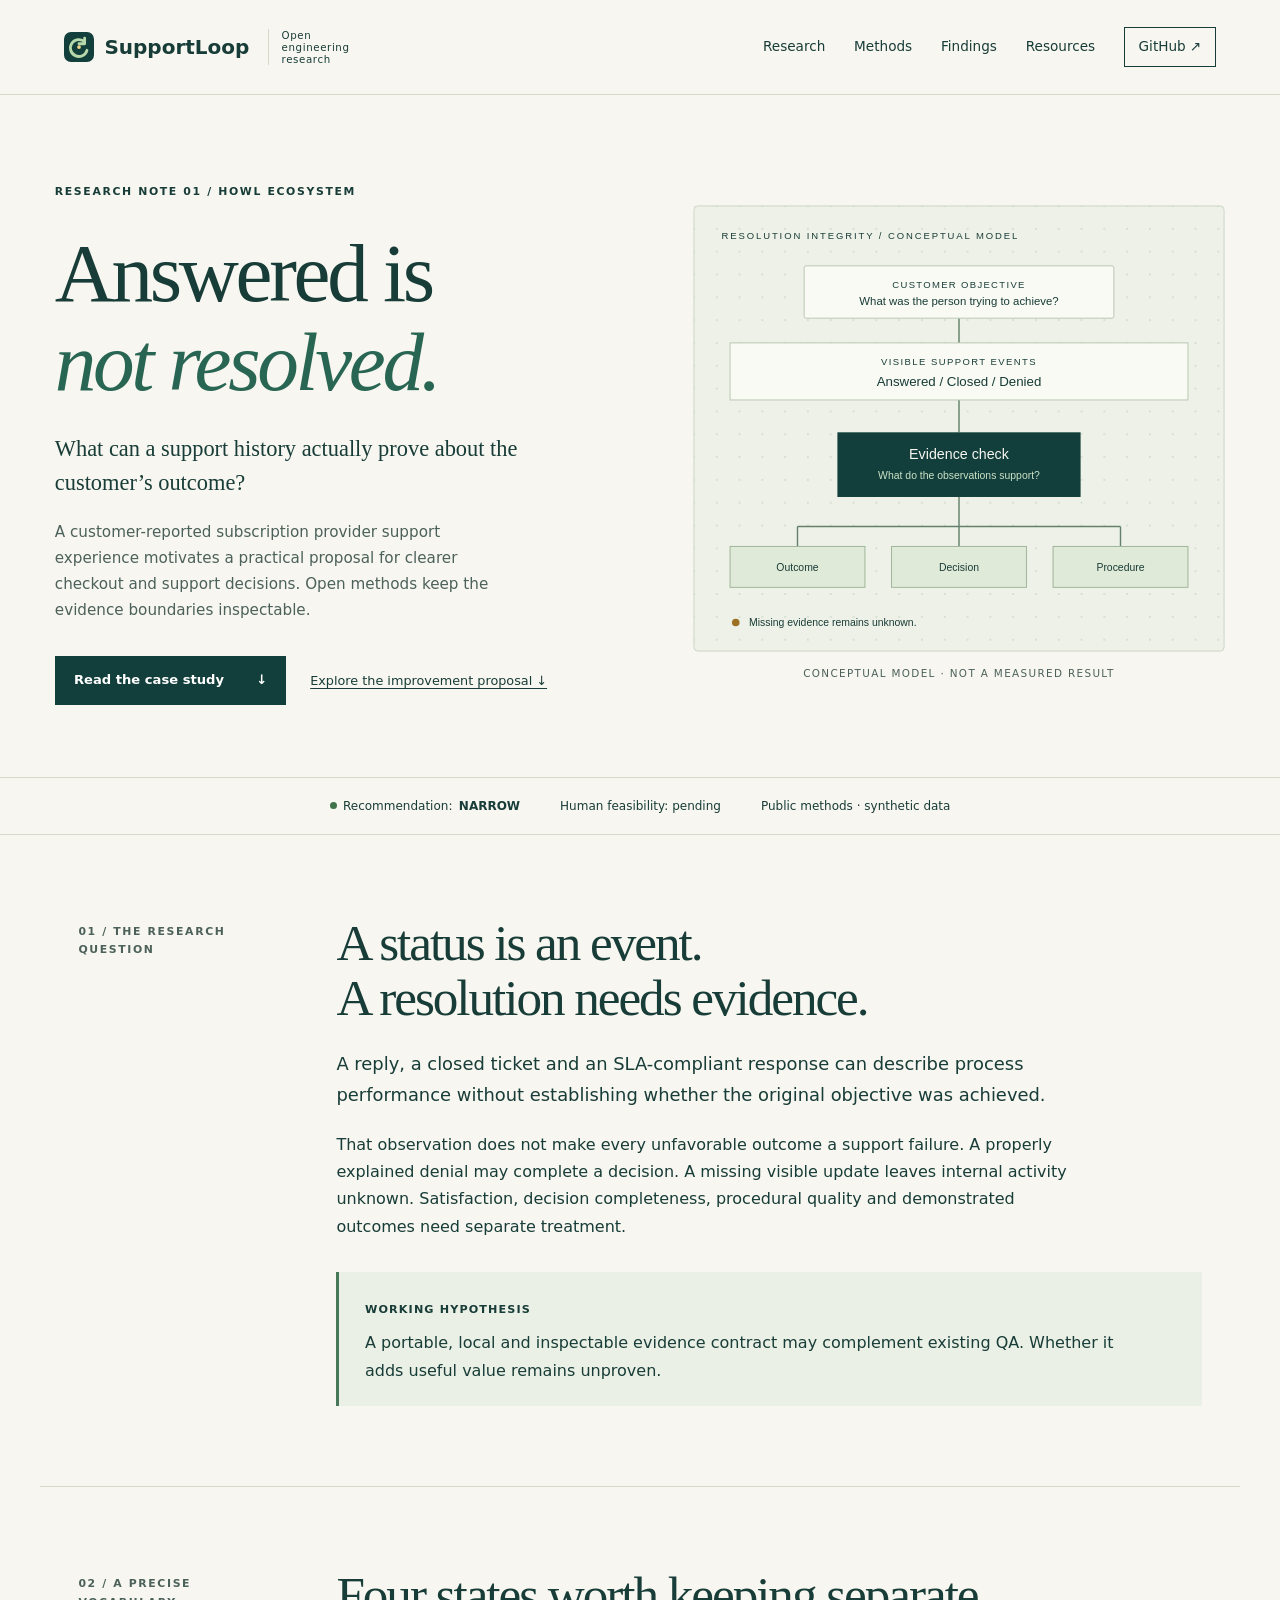
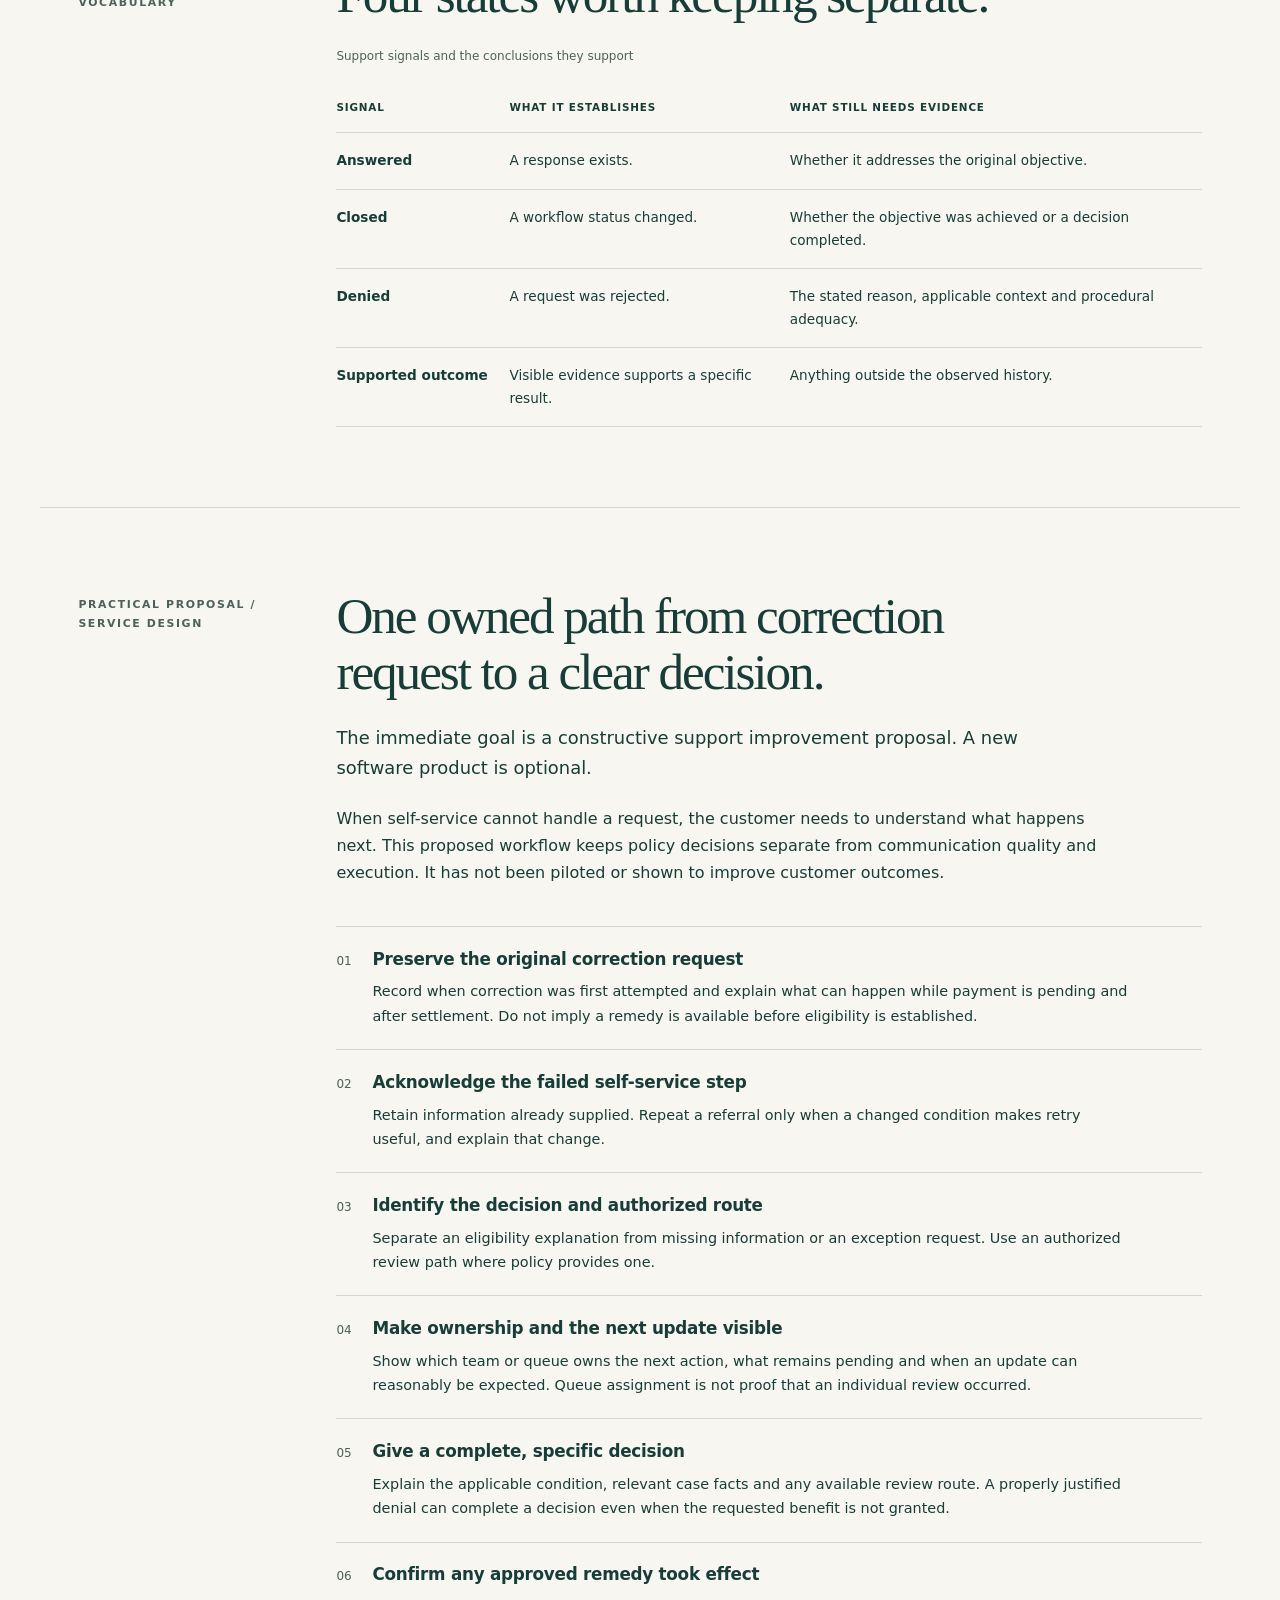
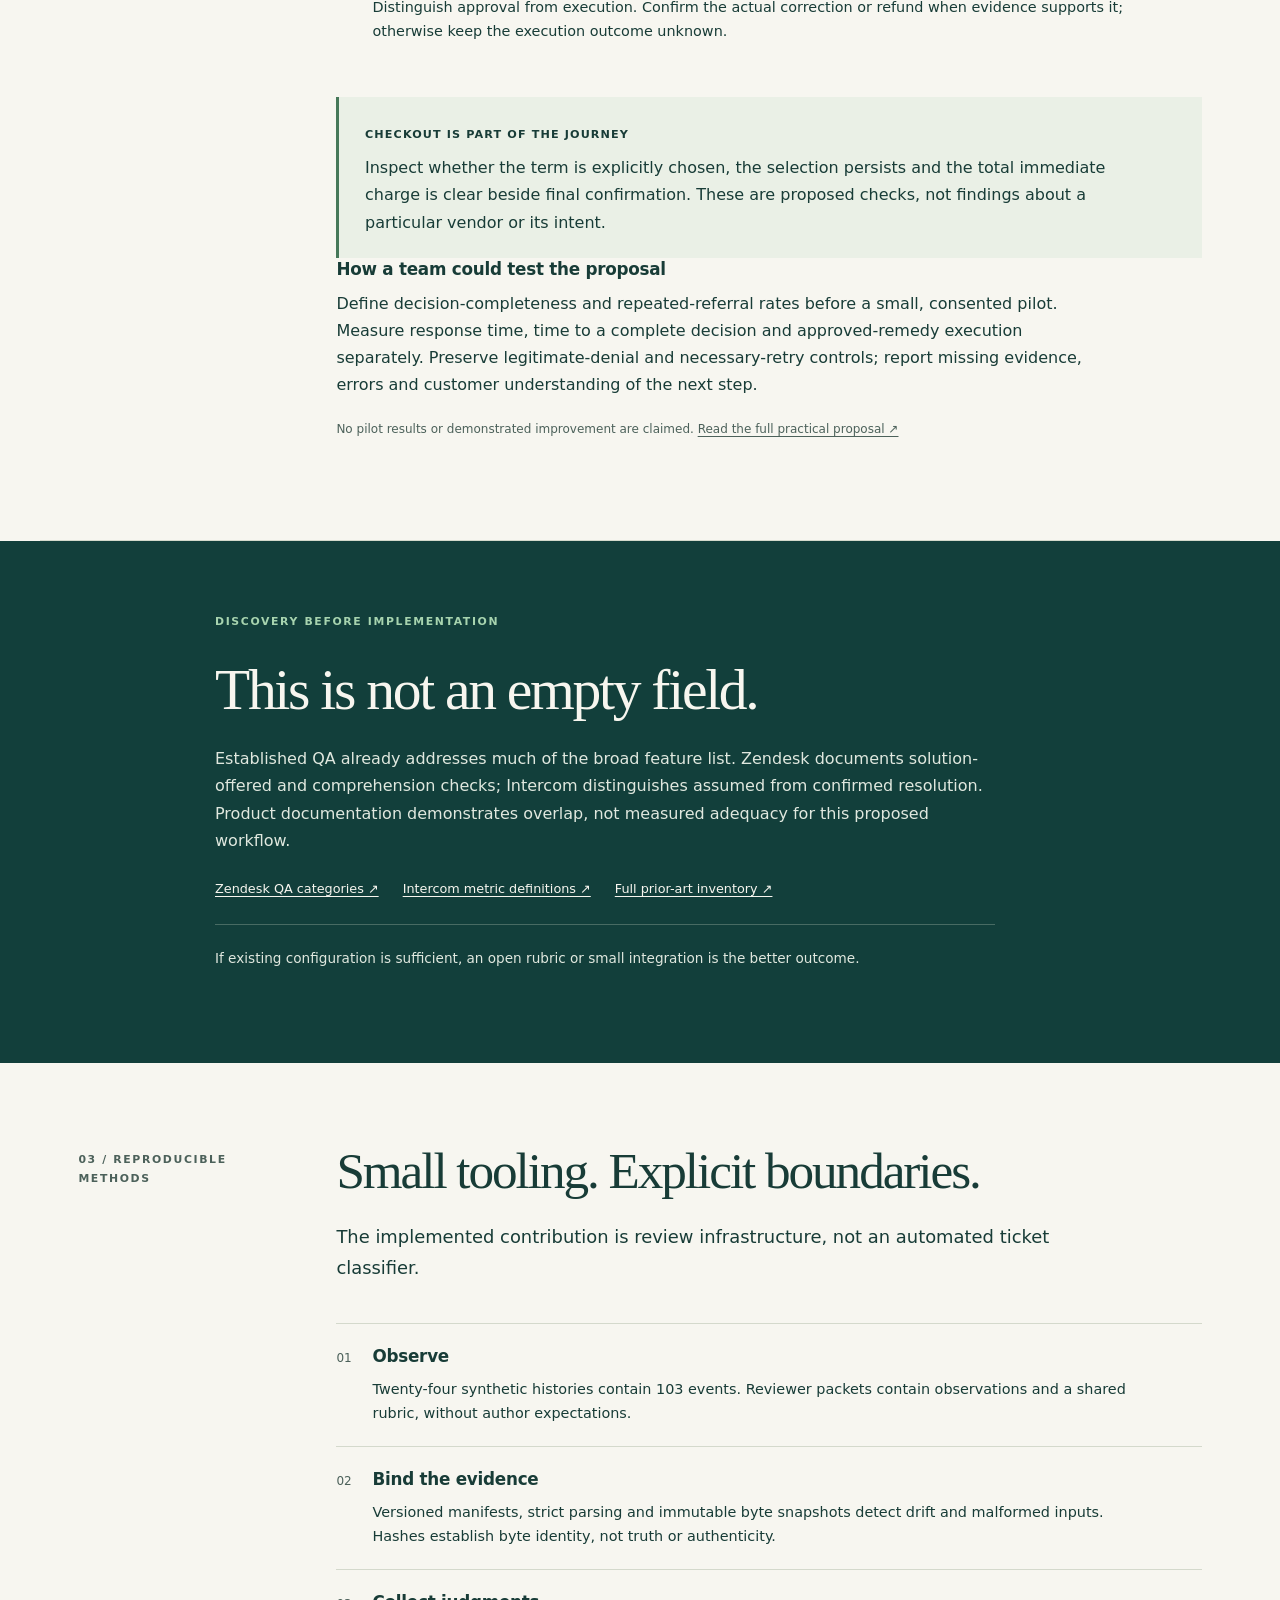
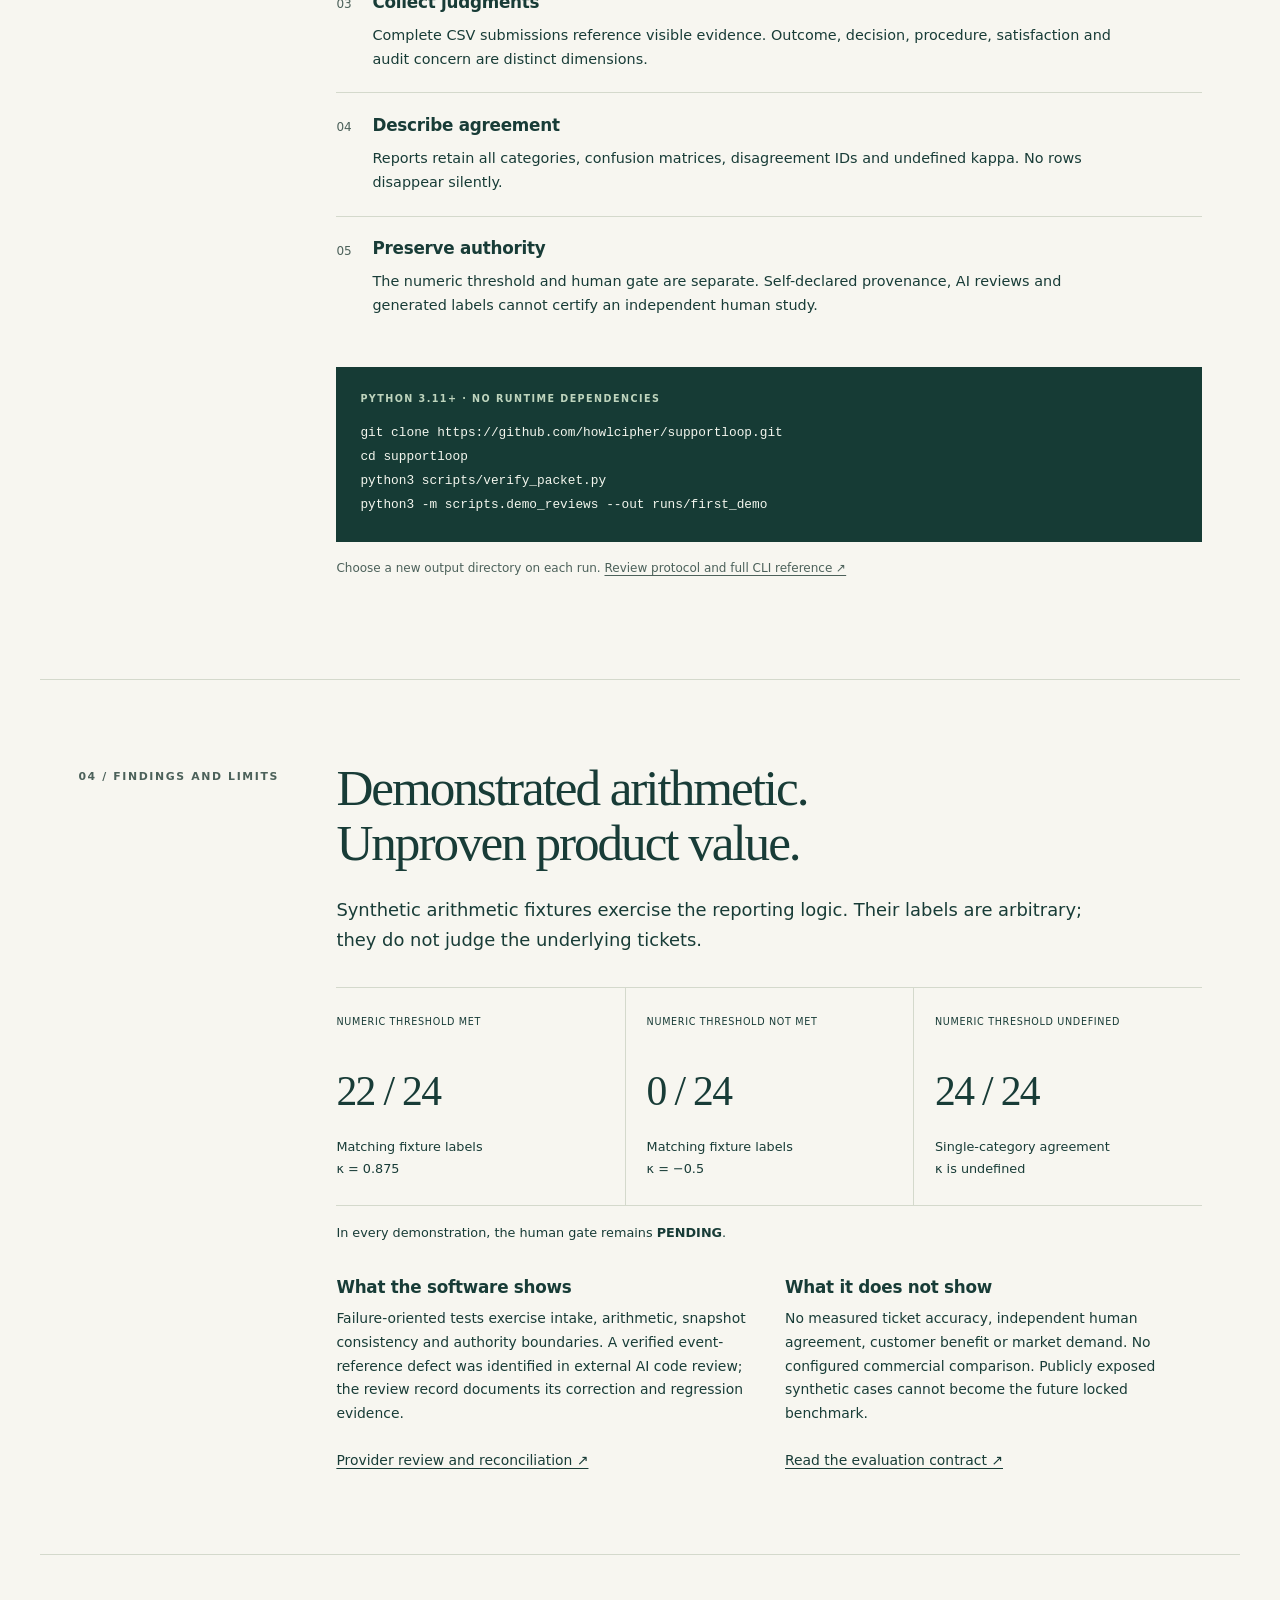
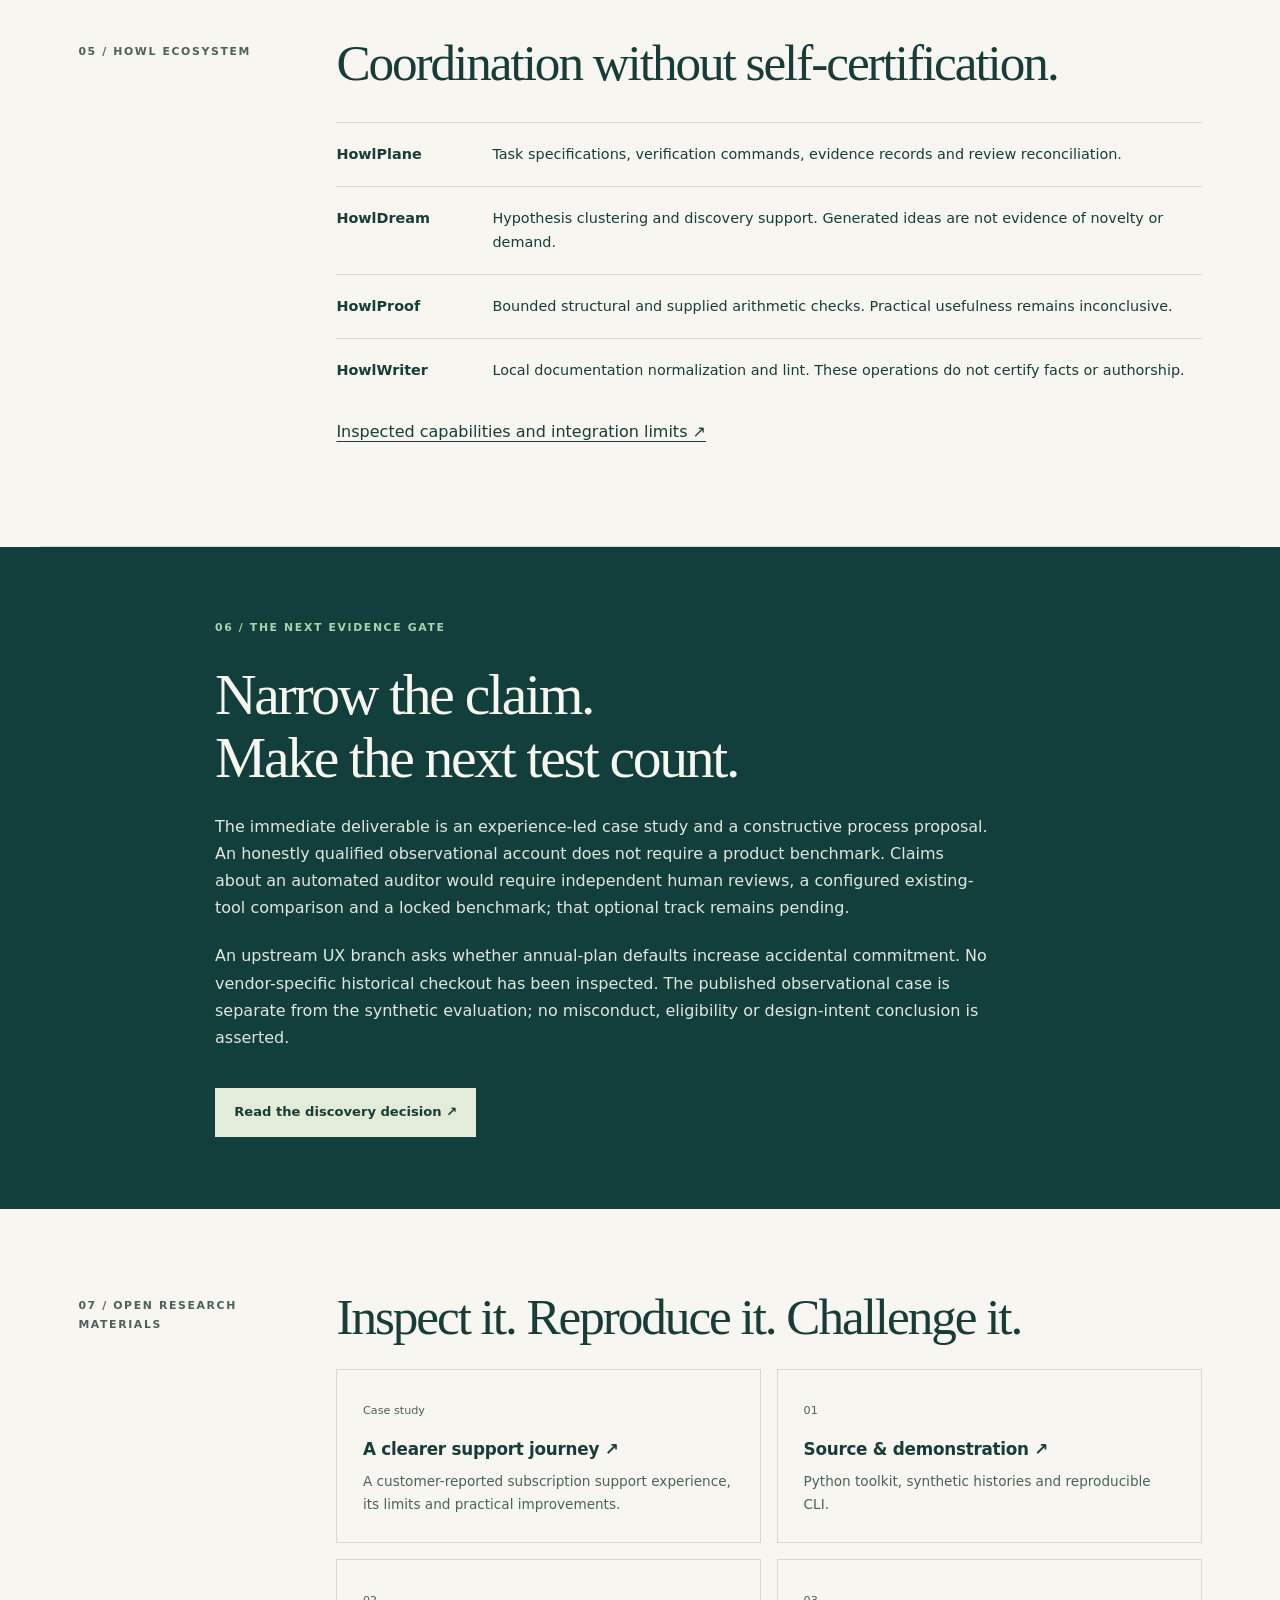
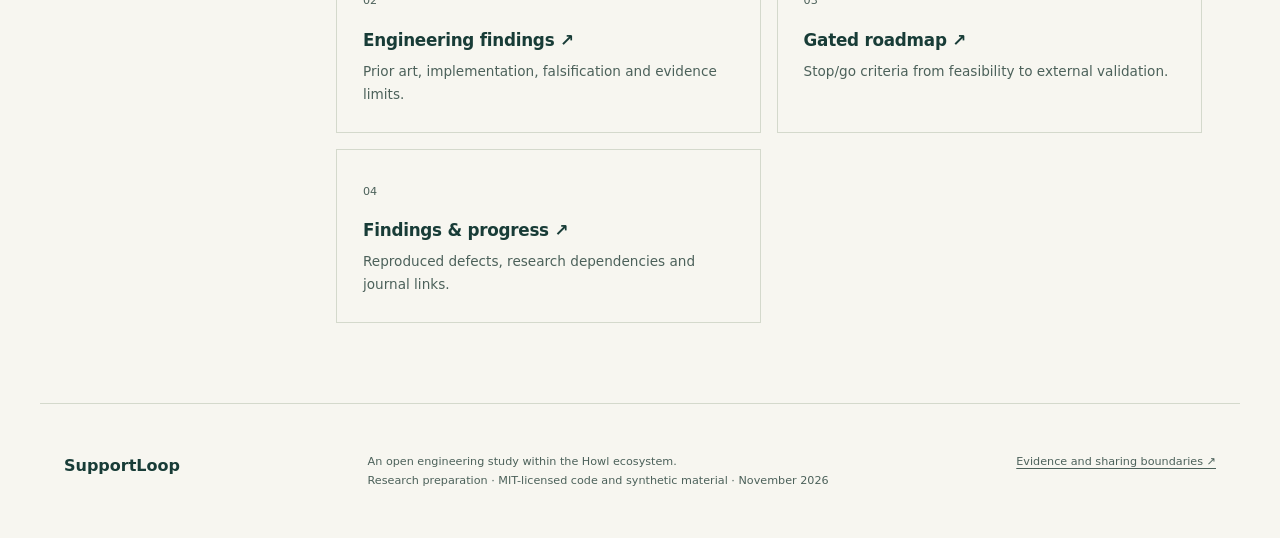
<file: site/index.html>
<!doctype html>
<html lang="en">
<head>
  <meta charset="utf-8">
  <meta name="viewport" content="width=device-width, initial-scale=1">
  <title>SupportLoop — Answered Is Not Resolved</title>
  <meta name="description" content="An open engineering study of support resolution integrity. Explore reproducible methods, synthetic cases, findings and explicit evidence boundaries.">
  <link rel="canonical" href="https://howlcipher.github.io/supportloop/">
  <meta property="og:type" content="website">
  <meta property="og:site_name" content="SupportLoop">
  <meta property="og:title" content="SupportLoop — Answered Is Not Resolved">
  <meta property="og:description" content="An open engineering study of support resolution integrity. Evidence over closure metrics. Methods, findings and a reproducible research toolkit.">
  <meta property="og:url" content="https://howlcipher.github.io/supportloop/">
  <meta property="og:image" content="https://howlcipher.github.io/supportloop/assets/supportloop-social.png">
  <meta property="og:image:type" content="image/png">
  <meta property="og:image:width" content="1200">
  <meta property="og:image:height" content="630">
  <meta property="og:image:alt" content="SupportLoop research diagram separating answered, closed and denied statuses from evidence of an outcome.">
  <meta name="twitter:card" content="summary_large_image">
  <meta name="twitter:title" content="SupportLoop — Answered Is Not Resolved">
  <meta name="twitter:description" content="A reproducible engineering study of support resolution integrity, with explicit limits on what the evidence can establish.">
  <meta name="twitter:image" content="https://howlcipher.github.io/supportloop/assets/supportloop-social.png">
  <meta name="twitter:image:alt" content="SupportLoop: support events, an evidence check and a separately assessed outcome.">
  <meta name="theme-color" content="#123f3b">
  <link rel="icon" href="assets/mark.svg" type="image/svg+xml">
  <link rel="stylesheet" href="styles.css">
</head>
<body>
<a class="skip" href="#main">Skip to content</a>
<header class="masthead">
  <a class="brand" href="#top" aria-label="SupportLoop home"><img src="assets/mark.svg" width="30" height="30" alt="SupportLoop loop mark">SupportLoop<span class="brand-note">Open engineering research</span></a>
  <nav aria-label="Main navigation"><a href="#research">Research</a><a href="#methods">Methods</a><a href="#findings">Findings</a><a href="#resources">Resources</a><a class="repo" href="https://github.com/howlcipher/supportloop">GitHub ↗</a></nav>
</header>
<main id="main">
  <section class="hero" id="top" aria-labelledby="title">
    <div class="hero-copy"><p class="eyebrow">Research note 01 / Howl ecosystem</p>
    <h1 id="title">Answered is<br><em>not resolved.</em></h1>
    <p class="dek">What can a support history actually prove about the customer’s outcome?</p>
    <p class="intro">A customer-reported subscription provider support experience motivates a practical proposal for clearer checkout and support decisions. Open methods keep the evidence boundaries inspectable.</p>
    <div class="actions"><a class="button" href="case-study.html">Read the case study <span aria-hidden="true">↓</span></a><a class="text-link" href="#improvements">Explore the improvement proposal ↓</a></div>
    </div>
    <figure class="hero-figure"><img src="assets/evidence-flow.svg" width="560" height="470" alt="A support objective passes through visible replies and status events to an evidence check. Outcome, decision and procedure are assessed separately; missing evidence remains unknown."><figcaption>Conceptual model · not a measured result</figcaption></figure>
  </section>
  <aside class="status-strip" aria-label="Research status"><span><i aria-hidden="true"></i>Recommendation: <strong>NARROW</strong></span><span>Human feasibility: pending</span><span>Public methods · synthetic data</span></aside>
  <section class="section abstract" id="research" aria-labelledby="abstract-title">
    <div class="section-label">01 / The research question</div>
    <div><h2 id="abstract-title">A status is an event.<br>A resolution needs evidence.</h2><p class="lead">A reply, a closed ticket and an SLA-compliant response can describe process performance without establishing whether the original objective was achieved.</p><p>That observation does not make every unfavorable outcome a support failure. A properly explained denial may complete a decision. A missing visible update leaves internal activity unknown. Satisfaction, decision completeness, procedural quality and demonstrated outcomes need separate treatment.</p>
    <div class="callout"><strong>Working hypothesis</strong><p>A portable, local and inspectable evidence contract may complement existing QA. Whether it adds useful value remains unproven.</p></div></div>
  </section>
  <section class="section" aria-labelledby="distinctions-title">
    <div class="section-label">02 / A precise vocabulary</div><div><h2 id="distinctions-title">Four states worth keeping separate.</h2>
    <div class="table-wrap"><table><caption>Support signals and the conclusions they support</caption><thead><tr><th scope="col">Signal</th><th scope="col">What it establishes</th><th scope="col">What still needs evidence</th></tr></thead><tbody>
    <tr><th scope="row">Answered</th><td>A response exists.</td><td>Whether it addresses the original objective.</td></tr>
    <tr><th scope="row">Closed</th><td>A workflow status changed.</td><td>Whether the objective was achieved or a decision completed.</td></tr>
    <tr><th scope="row">Denied</th><td>A request was rejected.</td><td>The stated reason, applicable context and procedural adequacy.</td></tr>
    <tr><th scope="row">Supported outcome</th><td>Visible evidence supports a specific result.</td><td>Anything outside the observed history.</td></tr>
    </tbody></table></div></div>
  </section>
  <section class="section" id="improvements" aria-labelledby="improvements-title"><div class="section-label">Practical proposal / Service design</div><div><h2 id="improvements-title">One owned path from correction<br>request to a clear decision.</h2><p class="lead">The immediate goal is a constructive support improvement proposal. A new software product is optional.</p><p>When self-service cannot handle a request, the customer needs to understand what happens next. This proposed workflow keeps policy decisions separate from communication quality and execution. It has not been piloted or shown to improve customer outcomes.</p>
  <ol class="method-list"><li><div><h3>Preserve the original correction request</h3><p>Record when correction was first attempted and explain what can happen while payment is pending and after settlement. Do not imply a remedy is available before eligibility is established.</p></div></li><li><div><h3>Acknowledge the failed self-service step</h3><p>Retain information already supplied. Repeat a referral only when a changed condition makes retry useful, and explain that change.</p></div></li><li><div><h3>Identify the decision and authorized route</h3><p>Separate an eligibility explanation from missing information or an exception request. Use an authorized review path where policy provides one.</p></div></li><li><div><h3>Make ownership and the next update visible</h3><p>Show which team or queue owns the next action, what remains pending and when an update can reasonably be expected. Queue assignment is not proof that an individual review occurred.</p></div></li><li><div><h3>Give a complete, specific decision</h3><p>Explain the applicable condition, relevant case facts and any available review route. A properly justified denial can complete a decision even when the requested benefit is not granted.</p></div></li><li><div><h3>Confirm any approved remedy took effect</h3><p>Distinguish approval from execution. Confirm the actual correction or refund when evidence supports it; otherwise keep the execution outcome unknown.</p></div></li></ol>
  <div class="callout"><strong>Checkout is part of the journey</strong><p>Inspect whether the term is explicitly chosen, the selection persists and the total immediate charge is clear beside final confirmation. These are proposed checks, not findings about a particular vendor or its intent.</p></div>
  <h3>How a team could test the proposal</h3><p>Define decision-completeness and repeated-referral rates before a small, consented pilot. Measure response time, time to a complete decision and approved-remedy execution separately. Preserve legitimate-denial and necessary-retry controls; report missing evidence, errors and customer understanding of the next step.</p><p class="small">No pilot results or demonstrated improvement are claimed. <a href="https://github.com/howlcipher/supportloop/blob/main/docs/support_improvement_proposal.md">Read the full practical proposal ↗</a></p></div></section>
  <section class="prior-art band" aria-labelledby="prior-title"><div class="band-inner"><p class="eyebrow">Discovery before implementation</p><h2 id="prior-title">This is not an empty field.</h2><p>Established QA already addresses much of the broad feature list. Zendesk documents solution-offered and comprehension checks; Intercom distinguishes assumed from confirmed resolution. Product documentation demonstrates overlap, not measured adequacy for this proposed workflow.</p><div class="source-links"><a href="https://support.zendesk.com/hc/en-us/articles/7043747123354-Understanding-autoscoring-categories">Zendesk QA categories ↗</a><a href="https://www.intercom.com/help/en/articles/7022438-reporting-metrics-attributes">Intercom metric definitions ↗</a><a href="https://github.com/howlcipher/supportloop/blob/main/docs/prior_art.md">Full prior-art inventory ↗</a></div><p class="band-note">If existing configuration is sufficient, an open rubric or small integration is the better outcome.</p></div></section>
  <section class="section" id="methods" aria-labelledby="methods-title"><div class="section-label">03 / Reproducible methods</div><div><h2 id="methods-title">Small tooling. Explicit boundaries.</h2><p class="lead">The implemented contribution is review infrastructure, not an automated ticket classifier.</p>
  <ol class="method-list"><li><div><h3>Observe</h3><p>Twenty-four synthetic histories contain 103 events. Reviewer packets contain observations and a shared rubric, without author expectations.</p></div></li><li><div><h3>Bind the evidence</h3><p>Versioned manifests, strict parsing and immutable byte snapshots detect drift and malformed inputs. Hashes establish byte identity, not truth or authenticity.</p></div></li><li><div><h3>Collect judgments</h3><p>Complete CSV submissions reference visible evidence. Outcome, decision, procedure, satisfaction and audit concern are distinct dimensions.</p></div></li><li><div><h3>Describe agreement</h3><p>Reports retain all categories, confusion matrices, disagreement IDs and undefined kappa. No rows disappear silently.</p></div></li><li><div><h3>Preserve authority</h3><p>The numeric threshold and human gate are separate. Self-declared provenance, AI reviews and generated labels cannot certify an independent human study.</p></div></li></ol>
  <div class="terminal"><div class="terminal-label">Python 3.11+ · no runtime dependencies</div><pre><code>git clone https://github.com/howlcipher/supportloop.git
cd supportloop
python3 scripts/verify_packet.py
python3 -m scripts.demo_reviews --out runs/first_demo</code></pre></div><p class="small">Choose a new output directory on each run. <a href="https://github.com/howlcipher/supportloop/blob/main/docs/review_protocol.md">Review protocol and full CLI reference ↗</a></p></div></section>
  <section class="section" id="findings" aria-labelledby="findings-title"><div class="section-label">04 / Findings and limits</div><div><h2 id="findings-title">Demonstrated arithmetic.<br>Unproven product value.</h2><p class="lead">Synthetic arithmetic fixtures exercise the reporting logic. Their labels are arbitrary; they do not judge the underlying tickets.</p>
  <div class="result-grid"><article><span class="result-kind">Numeric threshold met</span><strong>22 / 24</strong><p>Matching fixture labels<br>κ = 0.875</p></article><article><span class="result-kind">Numeric threshold not met</span><strong>0 / 24</strong><p>Matching fixture labels<br>κ = −0.5</p></article><article><span class="result-kind">Numeric threshold undefined</span><strong>24 / 24</strong><p>Single-category agreement<br>κ is undefined</p></article></div>
  <p class="result-note">In every demonstration, the human gate remains <strong>PENDING</strong>.</p><div class="two-col"><div><h3>What the software shows</h3><p>Failure-oriented tests exercise intake, arithmetic, snapshot consistency and authority boundaries. A verified event-reference defect was identified in external AI code review; the review record documents its correction and regression evidence.</p><a href="https://github.com/howlcipher/supportloop/blob/main/docs/provider_reviews.md">Provider review and reconciliation ↗</a></div><div><h3>What it does not show</h3><p>No measured ticket accuracy, independent human agreement, customer benefit or market demand. No configured commercial comparison. Publicly exposed synthetic cases cannot become the future locked benchmark.</p><a href="https://github.com/howlcipher/supportloop/blob/main/docs/evaluation_contract.md">Read the evaluation contract ↗</a></div></div>
  </div></section>
  <section class="section" aria-labelledby="ecosystem-title"><div class="section-label">05 / Howl ecosystem</div><div><h2 id="ecosystem-title">Coordination without self-certification.</h2><dl class="ecosystem"><div><dt>HowlPlane</dt><dd>Task specifications, verification commands, evidence records and review reconciliation.</dd></div><div><dt>HowlDream</dt><dd>Hypothesis clustering and discovery support. Generated ideas are not evidence of novelty or demand.</dd></div><div><dt>HowlProof</dt><dd>Bounded structural and supplied arithmetic checks. Practical usefulness remains inconclusive.</dd></div><div><dt>HowlWriter</dt><dd>Local documentation normalization and lint. These operations do not certify facts or authorship.</dd></div></dl><p><a href="https://github.com/howlcipher/supportloop/blob/main/docs/howl_workflow.md">Inspected capabilities and integration limits ↗</a></p></div></section>
  <section class="band next" aria-labelledby="next-title"><div class="band-inner"><p class="eyebrow">06 / The next evidence gate</p><h2 id="next-title">Narrow the claim.<br>Make the next test count.</h2><p>The immediate deliverable is an experience-led case study and a constructive process proposal. An honestly qualified observational account does not require a product benchmark. Claims about an automated auditor would require independent human reviews, a configured existing-tool comparison and a locked benchmark; that optional track remains pending.</p><p>An upstream UX branch asks whether annual-plan defaults increase accidental commitment. No vendor-specific historical checkout has been inspected. The published observational case is separate from the synthetic evaluation; no misconduct, eligibility or design-intent conclusion is asserted.</p><a class="button light" href="https://github.com/howlcipher/supportloop/blob/main/docs/completion_decision.md">Read the discovery decision ↗</a></div></section>
  <section class="section resources" id="resources" aria-labelledby="resources-title"><div class="section-label">07 / Open research materials</div><div><h2 id="resources-title">Inspect it. Reproduce it. Challenge it.</h2><div class="resource-grid"><a href="case-study.html"><span>Case study</span><h3>A clearer support journey ↗</h3><p>A customer-reported subscription support experience, its limits and practical improvements.</p></a><a href="https://github.com/howlcipher/supportloop"><span>01</span><h3>Source &amp; demonstration ↗</h3><p>Python toolkit, synthetic histories and reproducible CLI.</p></a><a href="https://github.com/howlcipher/supportloop/blob/main/docs/engineering_findings.md"><span>02</span><h3>Engineering findings ↗</h3><p>Prior art, implementation, falsification and evidence limits.</p></a><a href="https://github.com/howlcipher/supportloop/blob/main/ROADMAP.md"><span>03</span><h3>Gated roadmap ↗</h3><p>Stop/go criteria from feasibility to external validation.</p></a><a href="https://github.com/howlcipher/supportloop/blob/main/issues.md"><span>04</span><h3>Findings &amp; progress ↗</h3><p>Reproduced defects, research dependencies and journal links.</p></a></div></div></section>
</main>
<footer><a class="footer-brand" href="#top">SupportLoop</a><p>An open engineering study within the Howl ecosystem.<br>Research preparation · MIT-licensed code and synthetic material · November 2026</p><a href="https://github.com/howlcipher/supportloop/blob/main/SHARING.md">Evidence and sharing boundaries ↗</a></footer>
</body>
</html>
</file>
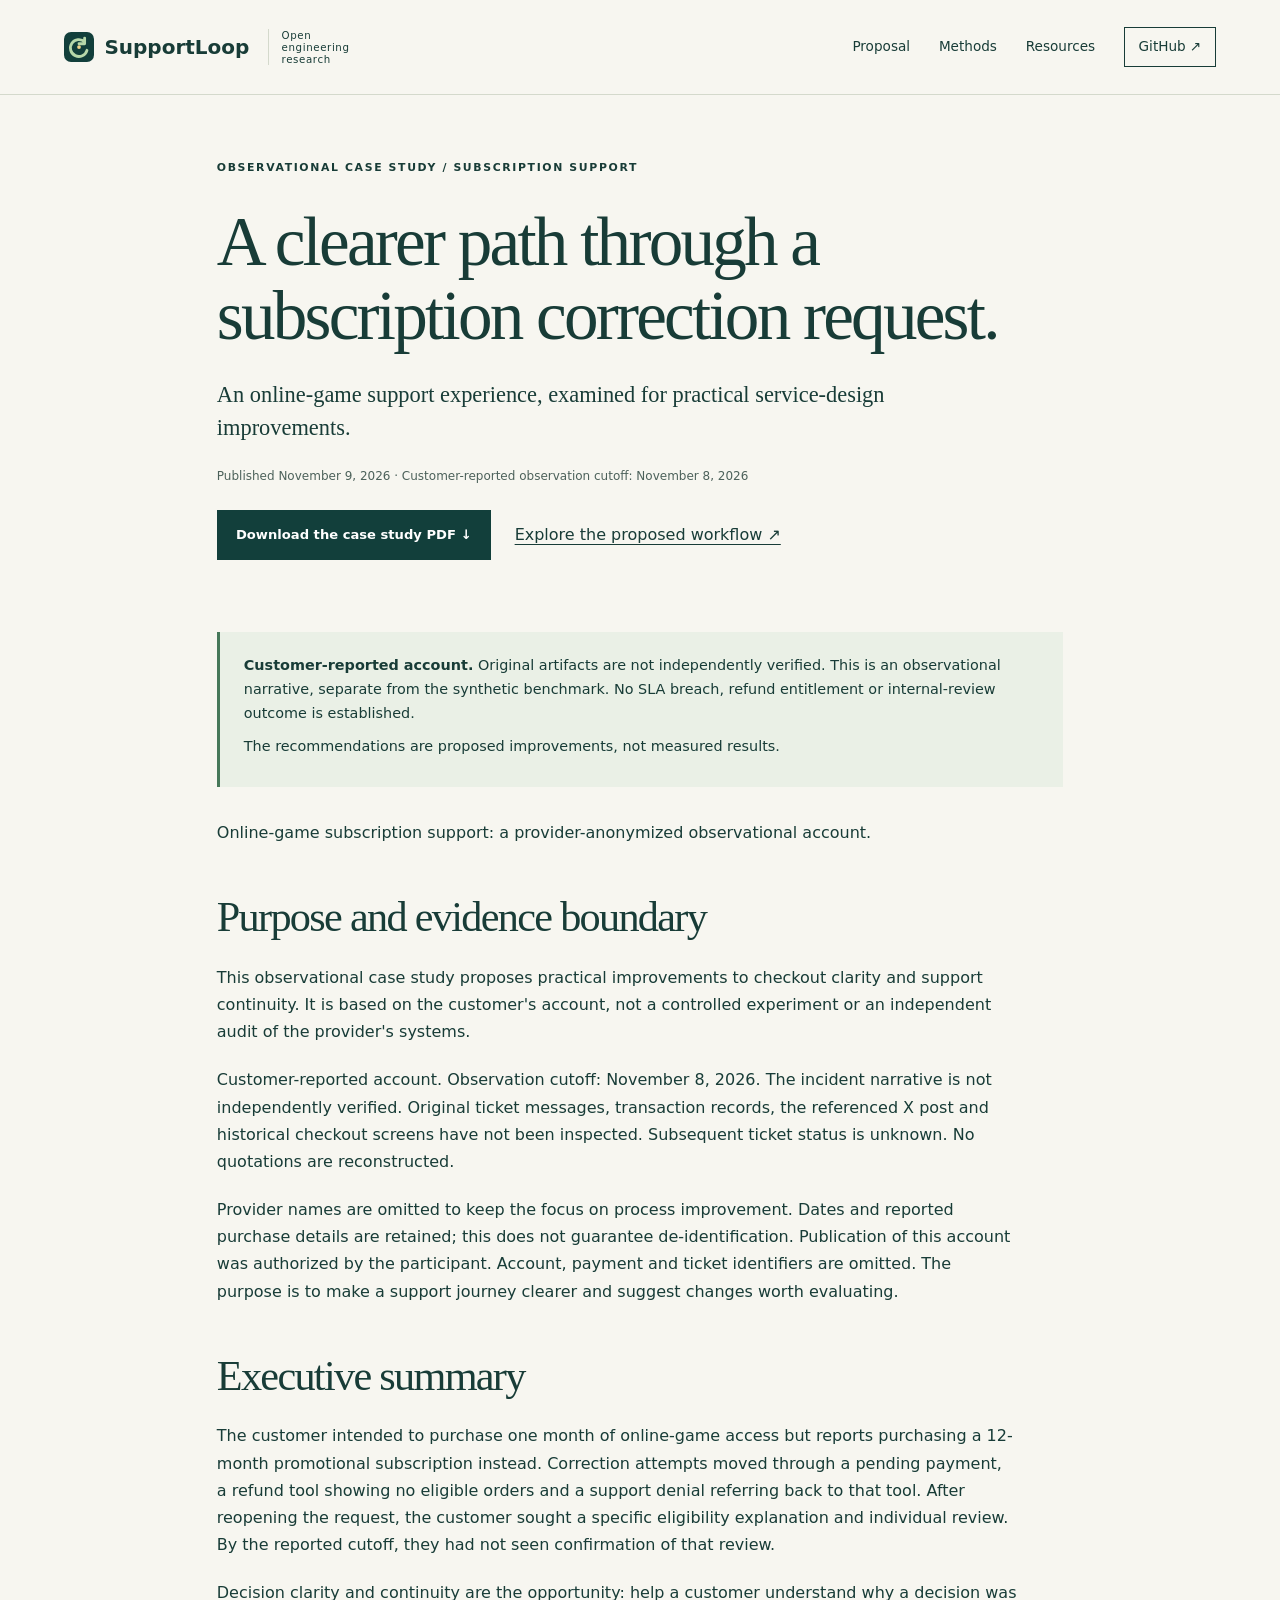
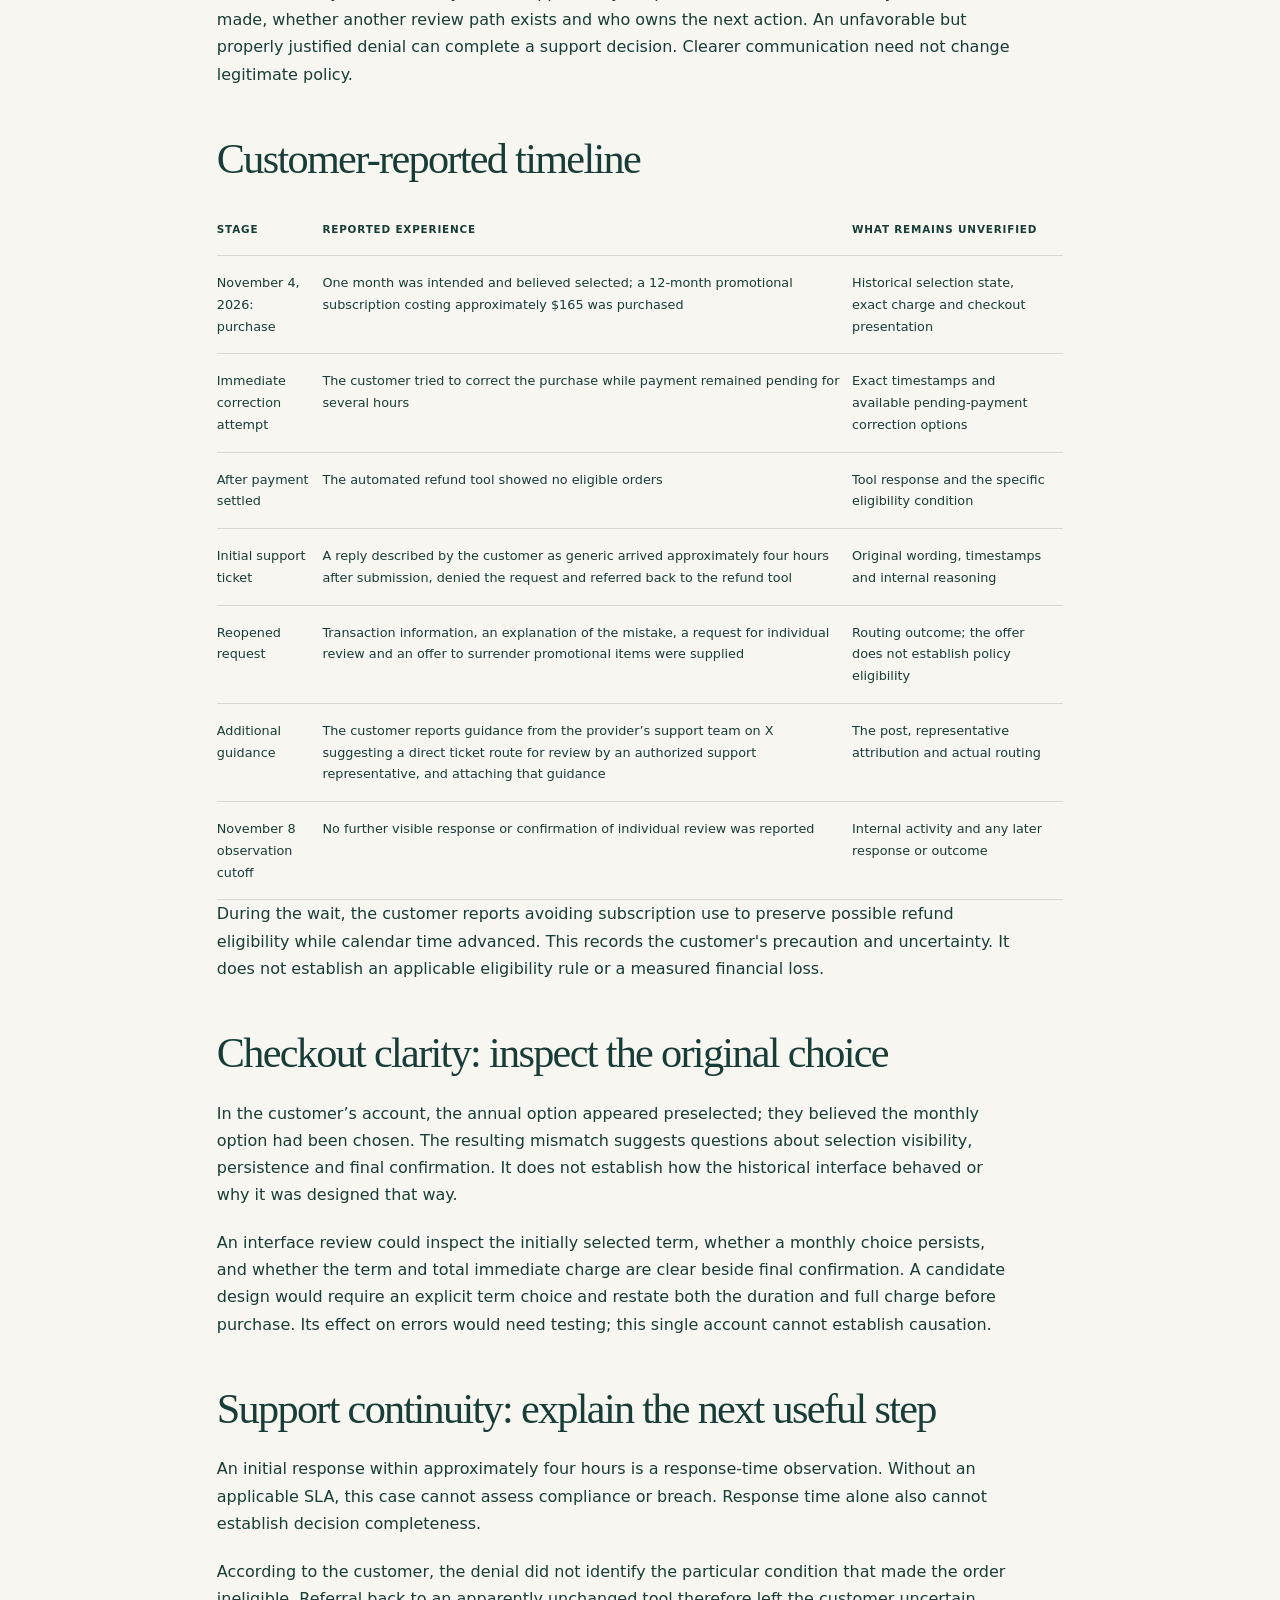
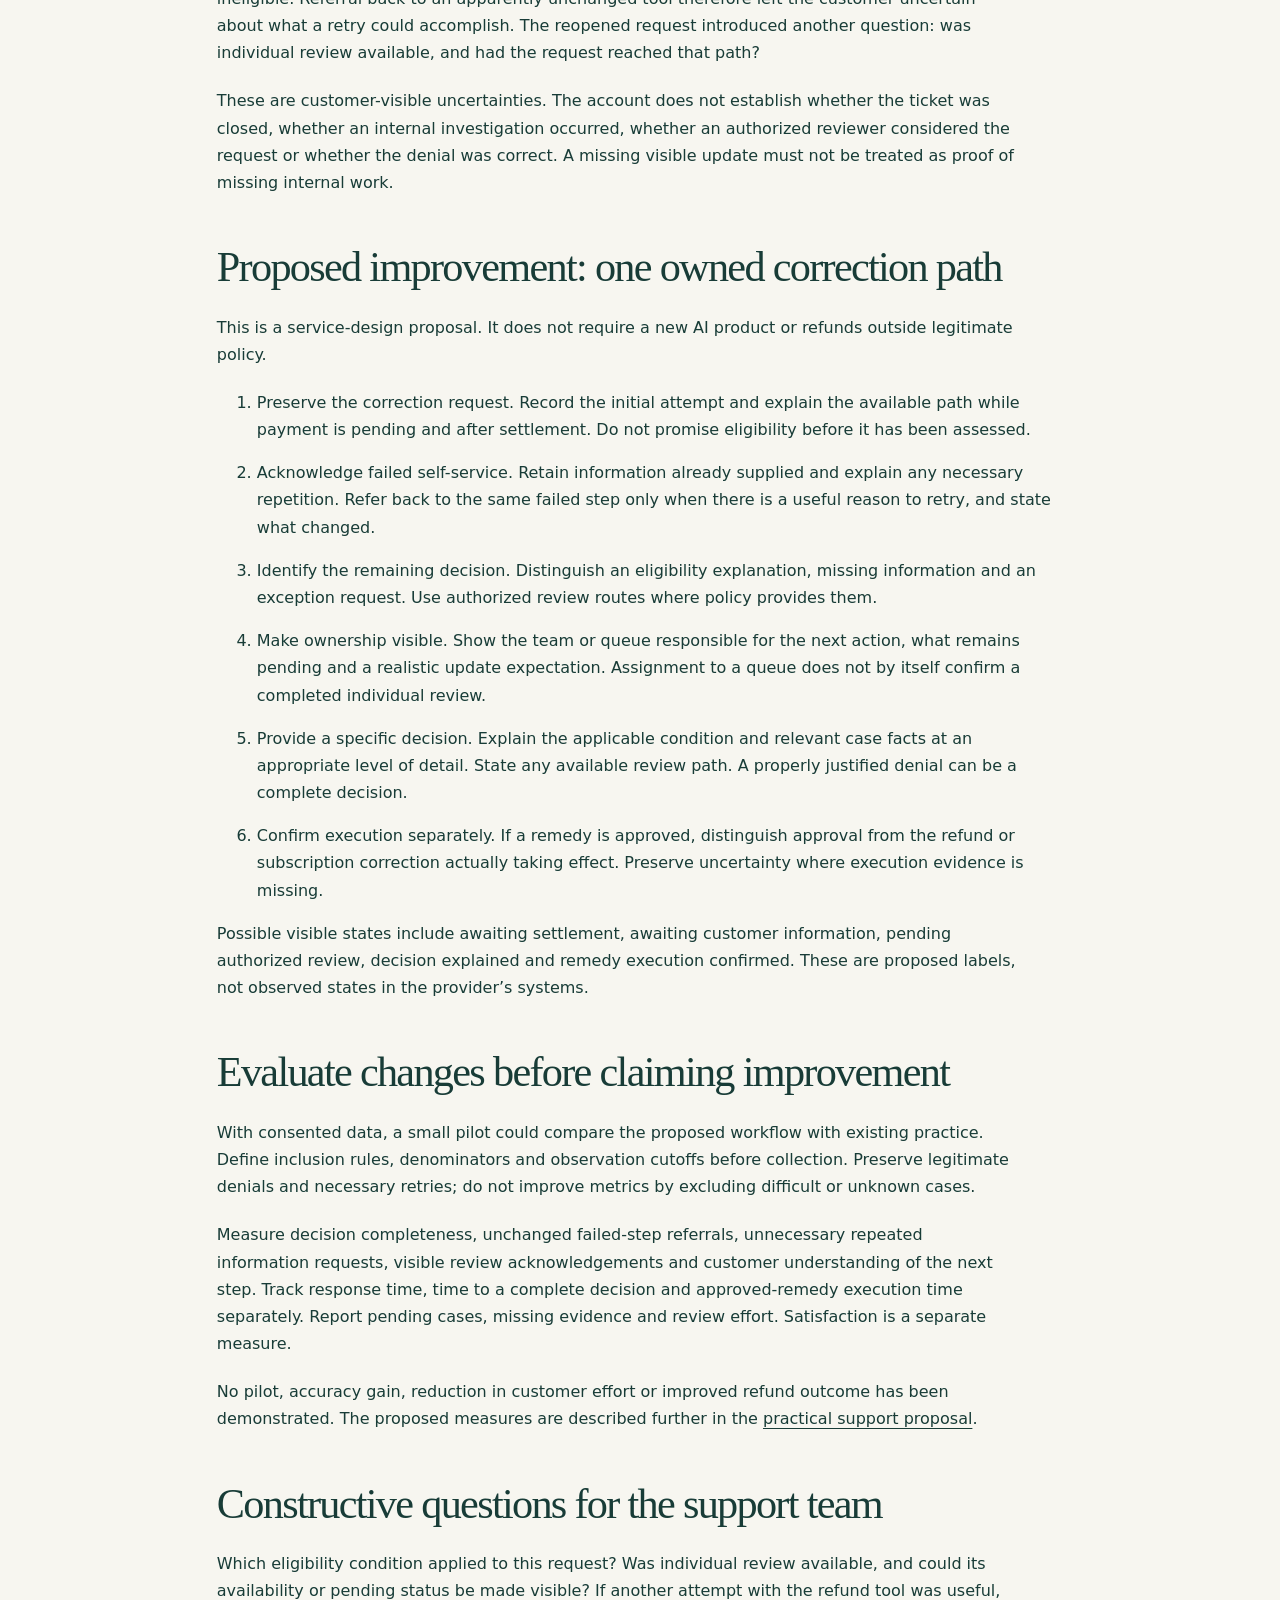
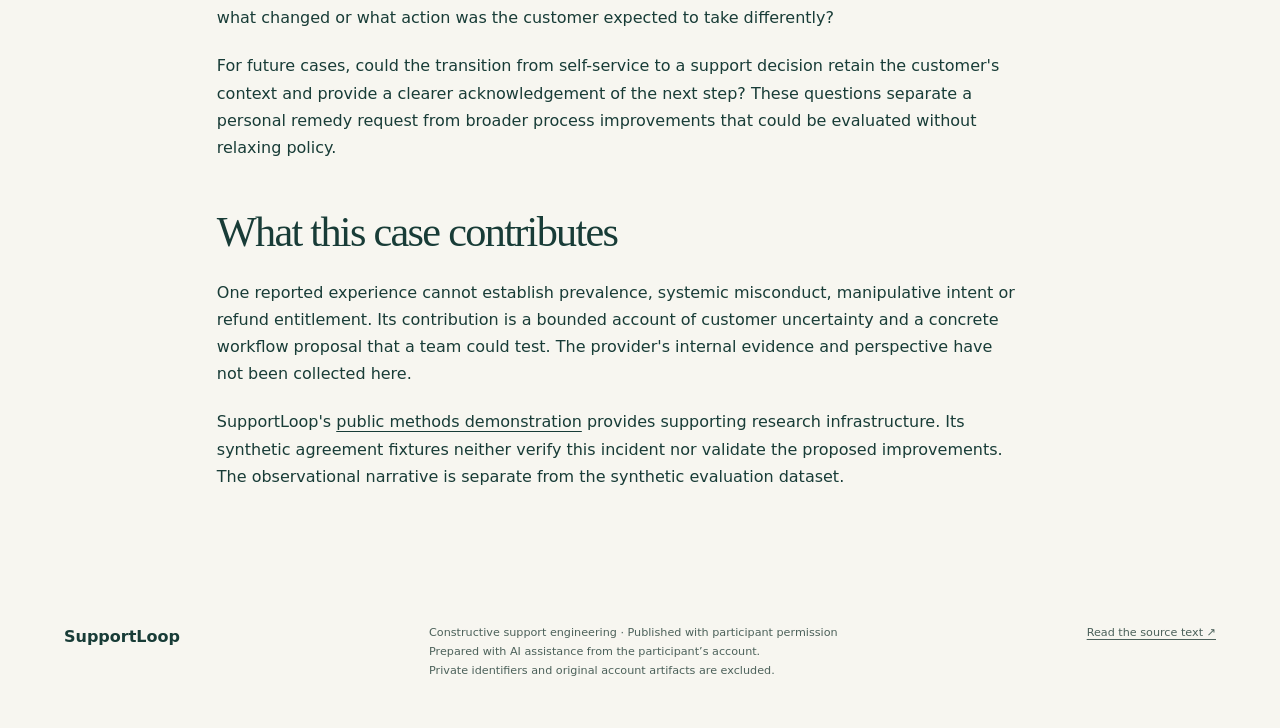
<file: site/case-study.html>
<!doctype html>
<html lang="en"><head><meta charset="utf-8"><meta name="viewport" content="width=device-width, initial-scale=1">
<title>Subscription support case study | SupportLoop</title>
<meta name="description" content="A customer-reported online-game subscription correction experience and a constructive proposal for clearer checkout and support decisions.">
<link rel="canonical" href="https://howlcipher.github.io/supportloop/case-study.html">
<meta property="og:type" content="article"><meta property="og:site_name" content="SupportLoop">
<meta property="og:title" content="A clearer support journey: a subscription correction case study">
<meta property="og:description" content="A customer-reported experience, explicit evidence boundaries and practical service-design improvements. Observation cutoff: November 8, 2026.">
<meta property="og:url" content="https://howlcipher.github.io/supportloop/case-study.html">
<meta property="og:image" content="https://howlcipher.github.io/supportloop/assets/supportloop-social.png">
<meta property="og:image:type" content="image/png"><meta property="og:image:width" content="1200"><meta property="og:image:height" content="630">
<meta property="og:image:alt" content="SupportLoop diagram separating support status from evidence of an outcome.">
<meta name="twitter:card" content="summary_large_image"><meta name="twitter:title" content="A clearer support journey | SupportLoop">
<meta name="twitter:description" content="A constructive subscription correction case study based on a customer's account, with explicit limits and proposed improvements.">
<meta name="twitter:image" content="https://howlcipher.github.io/supportloop/assets/supportloop-social.png">
<meta name="twitter:image:alt" content="SupportLoop evidence-flow project illustration.">
<meta name="supportloop:source-sha256" content="0807ddbd1fc6a5af55b19eb3506f37aa66c4f92dd58e09f17a48e629ba994ce9">
<meta name="theme-color" content="#123f3b"><link rel="icon" href="assets/mark.svg" type="image/svg+xml"><link rel="stylesheet" href="styles.css">
</head><body><a class="skip" href="#main">Skip to case study</a>
<header class="masthead"><a class="brand" href="index.html"><img src="assets/mark.svg" width="30" height="30" alt="SupportLoop loop mark">SupportLoop<span class="brand-note">Open engineering research</span></a><nav aria-label="Main navigation"><a href="index.html#improvements">Proposal</a><a href="index.html#methods">Methods</a><a href="index.html#resources">Resources</a><a class="repo" href="https://github.com/howlcipher/supportloop">GitHub ↗</a></nav></header>
<main id="main"><section class="case-hero" aria-labelledby="case-title"><p class="eyebrow">Observational case study / Subscription support</p><h1 id="case-title">A clearer path through a subscription correction request.</h1><p class="dek">An online-game support experience, examined for practical service-design improvements.</p><p class="small">Published November 9, 2026 · Customer-reported observation cutoff: November 8, 2026</p><div class="case-actions"><a class="button" href="assets/subscription-support-case-study.pdf">Download the case study PDF ↓</a><a href="index.html#improvements">Explore the proposed workflow ↗</a></div></section>
<article class="case-article" aria-labelledby="case-title"><aside class="evidence-box" aria-label="Evidence boundaries"><p><strong>Customer-reported account.</strong> Original artifacts are not independently verified. This is an observational narrative, separate from the synthetic benchmark. No SLA breach, refund entitlement or internal-review outcome is established.</p><p>The recommendations are proposed improvements, not measured results.</p></aside>
<p>Online-game subscription support: a provider-anonymized observational account.</p>
<h2>Purpose and evidence boundary</h2>
<p>This observational case study proposes practical improvements to checkout
clarity and support continuity. It is based on the customer's account, not a
controlled experiment or an independent audit of the provider's systems.</p>
<p>Customer-reported account. Observation cutoff: November 8, 2026. The incident
narrative is not independently verified. Original ticket messages, transaction
records, the referenced X post and historical checkout screens have not been
inspected. Subsequent ticket status is unknown. No quotations are reconstructed.</p>
<p>Provider names are omitted to keep the focus on process improvement. Dates and
reported purchase details are retained; this does not guarantee de-identification.
Publication of this account was authorized by the participant. Account,
payment and ticket identifiers are omitted. The purpose is to make a support
journey clearer and suggest changes worth evaluating.</p>
<h2>Executive summary</h2>
<p>The customer intended to purchase one month of online-game access but
reports purchasing a 12-month promotional subscription instead. Correction
attempts moved through a pending payment, a refund tool showing no eligible
orders and a support denial referring back to that tool. After reopening the
request, the customer sought a specific eligibility explanation and individual
review. By the reported cutoff, they had not seen confirmation of that review.</p>
<p>Decision clarity and continuity are the opportunity: help a customer understand
why a decision was made, whether another review path exists and who owns the
next action. An unfavorable but properly justified denial can complete a
support decision. Clearer communication need not change legitimate policy.</p>
<h2>Customer-reported timeline</h2>
<div class="table-wrap" role="region" aria-label="Customer-reported timeline" tabindex="0"><table>
<thead>
<tr>
<th>Stage</th>
<th>Reported experience</th>
<th>What remains unverified</th>
</tr>
</thead>
<tbody>
<tr>
<td>November 4, 2026: purchase</td>
<td>One month was intended and believed selected; a 12-month promotional subscription costing approximately $165 was purchased</td>
<td>Historical selection state, exact charge and checkout presentation</td>
</tr>
<tr>
<td>Immediate correction attempt</td>
<td>The customer tried to correct the purchase while payment remained pending for several hours</td>
<td>Exact timestamps and available pending-payment correction options</td>
</tr>
<tr>
<td>After payment settled</td>
<td>The automated refund tool showed no eligible orders</td>
<td>Tool response and the specific eligibility condition</td>
</tr>
<tr>
<td>Initial support ticket</td>
<td>A reply described by the customer as generic arrived approximately four hours after submission, denied the request and referred back to the refund tool</td>
<td>Original wording, timestamps and internal reasoning</td>
</tr>
<tr>
<td>Reopened request</td>
<td>Transaction information, an explanation of the mistake, a request for individual review and an offer to surrender promotional items were supplied</td>
<td>Routing outcome; the offer does not establish policy eligibility</td>
</tr>
<tr>
<td>Additional guidance</td>
<td>The customer reports guidance from the provider’s support team on X suggesting a direct ticket route for review by an authorized support representative, and attaching that guidance</td>
<td>The post, representative attribution and actual routing</td>
</tr>
<tr>
<td>November 8 observation cutoff</td>
<td>No further visible response or confirmation of individual review was reported</td>
<td>Internal activity and any later response or outcome</td>
</tr>
</tbody>
</table></div>
<p>During the wait, the customer reports avoiding subscription use to preserve
possible refund eligibility while calendar time advanced. This records the
customer's precaution and uncertainty. It does not establish an applicable
eligibility rule or a measured financial loss.</p>
<h2>Checkout clarity: inspect the original choice</h2>
<p>In the customer’s account, the annual option appeared preselected; they believed the
monthly option had been chosen. The resulting mismatch suggests questions
about selection visibility, persistence and final confirmation. It does not
establish how the historical interface behaved or why it was designed that way.</p>
<p>An interface review could inspect the initially selected term, whether a monthly
choice persists, and whether the term and total immediate charge are clear
beside final confirmation. A candidate design would require an explicit term
choice and restate both the duration and full charge before purchase. Its effect
on errors would need testing; this single account cannot establish causation.</p>
<h2>Support continuity: explain the next useful step</h2>
<p>An initial response within approximately four hours is a response-time
observation. Without an applicable SLA, this case cannot assess compliance or
breach. Response time alone also cannot establish decision completeness.</p>
<p>According to the customer, the denial did not identify the particular condition
that made the order ineligible. Referral back to an apparently unchanged tool
therefore left the customer uncertain about what a retry could accomplish.
The reopened request introduced another question: was individual review
available, and had the request reached that path?</p>
<p>These are customer-visible uncertainties. The account does not establish whether
the ticket was closed, whether an internal investigation occurred, whether an
authorized reviewer considered the request or whether the denial was correct.
A missing visible update must not be treated as proof of missing internal work.</p>
<h2>Proposed improvement: one owned correction path</h2>
<p>This is a service-design proposal. It does not require a new AI product or
refunds outside legitimate policy.</p>
<ol>
<li>Preserve the correction request. Record the initial attempt and explain the
available path while payment is pending and after settlement. Do not promise
eligibility before it has been assessed.</li>
<li>Acknowledge failed self-service. Retain information already supplied and
explain any necessary repetition. Refer back to the same failed step only
when there is a useful reason to retry, and state what changed.</li>
<li>Identify the remaining decision. Distinguish an eligibility explanation,
missing information and an exception request. Use authorized review routes
where policy provides them.</li>
<li>Make ownership visible. Show the team or queue responsible for the next
action, what remains pending and a realistic update expectation. Assignment
to a queue does not by itself confirm a completed individual review.</li>
<li>Provide a specific decision. Explain the applicable condition and relevant
case facts at an appropriate level of detail. State any available review path.
A properly justified denial can be a complete decision.</li>
<li>Confirm execution separately. If a remedy is approved, distinguish approval
from the refund or subscription correction actually taking effect. Preserve
uncertainty where execution evidence is missing.</li>
</ol>
<p>Possible visible states include awaiting settlement, awaiting customer
information, pending authorized review, decision explained and remedy execution
confirmed. These are proposed labels, not observed states in the provider’s systems.</p>
<h2>Evaluate changes before claiming improvement</h2>
<p>With consented data, a small pilot could compare the proposed workflow with existing
practice. Define inclusion rules, denominators and observation cutoffs before
collection. Preserve legitimate denials and necessary retries; do not improve
metrics by excluding difficult or unknown cases.</p>
<p>Measure decision completeness, unchanged failed-step referrals, unnecessary
repeated information requests, visible review acknowledgements and customer
understanding of the next step. Track response time, time to a complete decision
and approved-remedy execution time separately. Report pending cases, missing
evidence and review effort. Satisfaction is a separate measure.</p>
<p>No pilot, accuracy gain, reduction in customer effort or improved refund outcome
has been demonstrated. The proposed measures are described further in the
<a href="https://github.com/howlcipher/supportloop/blob/main/docs/support_improvement_proposal.md">practical support proposal</a>.</p>
<h2>Constructive questions for the support team</h2>
<p>Which eligibility condition applied to this request? Was individual review
available, and could its availability or pending status be made visible? If
another attempt with the refund tool was useful, what changed or what action
was the customer expected to take differently?</p>
<p>For future cases, could the transition from self-service to a support decision
retain the customer's context and provide a clearer acknowledgement of the next
step? These questions separate a personal remedy request from broader process
improvements that could be evaluated without relaxing policy.</p>
<h2>What this case contributes</h2>
<p>One reported experience cannot establish prevalence, systemic misconduct,
manipulative intent or refund entitlement. Its contribution is a bounded account
of customer uncertainty and a concrete workflow proposal that a team could test.
The provider's internal evidence and perspective have not been collected here.</p>
<p>SupportLoop's <a href="https://howlcipher.github.io/supportloop/">public methods demonstration</a>
provides supporting research infrastructure. Its synthetic agreement fixtures
neither verify this incident nor validate the proposed improvements. The
observational narrative is separate from the synthetic evaluation dataset.</p>
</article></main><footer><a class="footer-brand" href="index.html">SupportLoop</a><p>Constructive support engineering · Published with participant permission<br>Prepared with AI assistance from the participant’s account.<br>Private identifiers and original account artifacts are excluded.</p><a href="https://github.com/howlcipher/supportloop/blob/main/docs/subscription_case_study.md">Read the source text ↗</a></footer></body></html>
</file>
<file: site/styles.css>
:root{
  --paper:#f7f6f0;
  --ink:#183c37;
  --muted:#4c615a;
  --line:#d4d9cc;
  --accent:#a7d4af;
  --dark:#123f3b;
  --white:#fff;
  --amber:#f2d48b}
*{
  box-sizing:border-box}
html{
  scroll-behavior:smooth;
  scroll-padding-top:1.5rem}
body{
  margin:0;
  background:var(--paper);
  color:var(--ink);
  font-family:ui-sans-serif,system-ui,-apple-system,BlinkMacSystemFont,"Segoe UI",sans-serif;
  line-height:1.7;
  font-size:16px}
a{
  color:inherit;
  text-underline-offset:.25em}
a:hover{
  text-decoration-thickness:2px}
a:focus-visible{
  outline:3px solid #9e5b12;
  outline-offset:5px;
  border-radius:2px}
img{
  max-width:100%;
  height:auto}
h1,h2,h3,p,figure{
  margin-top:0}
h1,h2{
  font-family:Georgia,"Times New Roman",serif;
  font-weight:400;
  letter-spacing:-.04em;
  line-height:1.08}
h1{
  font-size:clamp(3.7rem,6.5vw,6.6rem);
  margin-bottom:1.5rem}
h1 em{
  font-weight:400;
  color:#286552}
h2{
  font-size:clamp(2.3rem,4vw,3.5rem);
  margin-bottom:1.5rem}
h3{
  font-size:1.05rem;
  line-height:1.4;
  letter-spacing:-.015em;
  margin-bottom:.5rem}
p{
  margin-bottom:1.3rem}
.skip{
  position:absolute;
  top:-100px;
  left:1rem;
  z-index:10;
  background:var(--ink);
  color:var(--white);
  padding:1rem}
.skip:focus{
  top:1rem}
.masthead{
  display:flex;
  align-items:center;
  justify-content:space-between;
  gap:2rem;
  max-width:1380px;
  margin:auto;
  padding:1.7rem 5%;
  border-bottom:1px solid var(--line)}
.brand{
  font-weight:750;
  font-size:1.25rem;
  display:flex;
  align-items:center;
  gap:.65rem;
  text-decoration:none;
  line-height:1.2}
.brand-note{
  display:block;
  font-weight:400;
  font-size:.64rem;
  letter-spacing:.06em;
  max-width:100px;
  border-left:1px solid var(--line);
  padding-left:.8rem;
  margin-left:.5rem}
nav{
  display:flex;
  align-items:center;
  gap:1.8rem;
  font-size:.85rem}
nav a{
  text-decoration:none}
.repo{
  border:1px solid var(--ink);
  padding:.45rem .85rem}
.hero{
  max-width:1260px;
  margin:auto;
  display:grid;
  grid-template-columns:1.12fr 1fr;
  gap:2.6rem;
  padding:5.5rem 3.5% 4.5rem;
  align-items:center}
.eyebrow,.section-label,.terminal-label{
  font-size:.68rem;
  text-transform:uppercase;
  font-weight:650;
  letter-spacing:.15em}
.eyebrow{
  margin-bottom:1.7rem}
.dek{
  font-family:Georgia,"Times New Roman",serif;
  font-size:1.4rem;
  line-height:1.5;
  max-width:480px}
.intro{
  font-size:.95rem;
  max-width:470px;
  color:var(--muted)}
.actions{
  display:flex;
  align-items:center;
  gap:1.5rem;
  flex-wrap:wrap;
  margin-top:2rem}
.button{
  background:var(--dark);
  color:#fff;
  display:inline-flex;
  gap:2rem;
  padding:.85rem 1.2rem;
  text-decoration:none;
  font-size:.82rem;
  font-weight:600}
.text-link{
  font-size:.8rem}
.hero-figure{
  margin:0;
  align-self:center}
.hero-figure img{
  display:block;
  width:100%}
.hero-figure figcaption{
  font-size:.65rem;
  text-transform:uppercase;
  letter-spacing:.13em;
  color:var(--muted);
  margin-top:.8rem;
  text-align:center}
.status-strip{
  padding:1.1rem 5%;
  border-block:1px solid var(--line);
  display:flex;
  gap:2.5rem;
  justify-content:center;
  font-size:.75rem;
  flex-wrap:wrap}
.status-strip span{
  display:flex;
  align-items:center;
  gap:.4rem}
.status-strip i{
  display:inline-block;
  width:7px;
  height:7px;
  background:#41734b;
  border-radius:50%}
.section{
  max-width:1200px;
  margin:auto;
  padding:5rem 3%;
  display:grid;
  grid-template-columns:210px minmax(0,1fr);
  gap:3rem;
  border-bottom:1px solid var(--line)}
.section-label{
  color:var(--muted);
  padding-top:.5rem}
.lead{
  font-size:1.12rem;
  max-width:750px}
.section p{
  max-width:760px}
.callout{
  border-left:3px solid #467859;
  background:#eaf0e6;
  padding:1.4rem 1.6rem;
  margin-top:2rem}
.callout strong{
  text-transform:uppercase;
  font-size:.7rem;
  letter-spacing:.1em}
.callout p{
  margin:.5rem 0 0}
.table-wrap{
  overflow-x:auto}
table{
  width:100%;
  border-collapse:collapse;
  text-align:left;
  font-size:.85rem;
  min-width:550px}
caption{
  text-align:left;
  color:var(--muted);
  font-size:.75rem;
  margin-bottom:1rem}
th,td{
  border-bottom:1px solid var(--line);
  padding:1rem .75rem 1rem 0;
  vertical-align:top}
thead th{
  text-transform:uppercase;
  font-size:.65rem;
  letter-spacing:.08em}
tbody th{
  width:20%}
.band{
  background:var(--dark);
  color:#f7f6ef;
  padding:4.5rem 6%}
.band-inner{
  max-width:850px;
  margin:auto}
.band h2{
  font-size:clamp(2.6rem,4.5vw,4rem)}
.band p{
  color:#e0e8df;
  max-width:780px}
.band .eyebrow{
  color:var(--accent)}
.source-links{
  display:flex;
  gap:1.5rem;
  flex-wrap:wrap;
  font-size:.8rem;
  margin:1.5rem 0}
.band-note{
  font-size:.85rem;
  border-top:1px solid #486b63;
  padding-top:1.4rem}
.method-list{
  list-style:none;
  counter-reset:step;
  padding:0;
  margin-top:2.5rem}
.method-list li{
  counter-increment:step;
  display:flex;
  gap:1.3rem;
  border-top:1px solid var(--line);
  padding:1.3rem 0}
.method-list li:before{
  content:"0" counter(step);
  font-size:.75rem;
  color:var(--muted);
  font-variant-numeric:tabular-nums;
  padding-top:.2rem}
.method-list p{
  font-size:.9rem;
  margin:0}
.terminal{
  background:#163b35;
  color:#f3f6ee;
  padding:1.5rem;
  margin-top:1.8rem;
  overflow:auto}
.terminal-label{
  color:#bed4bd;
  font-size:.6rem}
pre{
  font-size:.8rem;
  line-height:1.9;
  margin-bottom:0}
code{
  font-family:ui-monospace,SFMono-Regular,Consolas,monospace}
.small{
  font-size:.75rem;
  color:var(--muted);
  margin-top:1rem}
.result-grid{
  display:grid;
  grid-template-columns:repeat(3,1fr);
  margin-top:2rem;
  border-block:1px solid var(--line)}
.result-grid article{
  padding:1.6rem 1rem 1rem 0}
.result-grid article+article{
  padding-left:1.3rem;
  border-left:1px solid var(--line)}
.result-kind{
  font-size:.6rem;
  text-transform:uppercase;
  letter-spacing:.07em;
  display:block;
  min-height:2.6rem}
.result-grid strong{
  font-family:Georgia,serif;
  font-weight:400;
  letter-spacing:-.04em;
  font-size:2.6rem}
.result-grid p{
  font-size:.8rem;
  margin:.6rem 0}
.result-note{
  font-size:.8rem;
  padding-top:1rem}
.two-col{
  display:grid;
  grid-template-columns:1fr 1fr;
  gap:2rem;
  margin-top:2rem}
.two-col p,.two-col a{
  font-size:.87rem}
.ecosystem{
  margin-top:2rem}
.ecosystem div{
  display:grid;
  grid-template-columns:140px 1fr;
  gap:1rem;
  border-top:1px solid var(--line);
  padding:1.2rem 0}
.ecosystem dt{
  font-size:.9rem;
  font-weight:700}
.ecosystem dd{
  margin:0;
  font-size:.9rem}
.next .button{
  margin-top:1rem}
.button.light{
  color:var(--ink);
  background:#e3ebd9}
.resource-grid{
  display:grid;
  grid-template-columns:1fr 1fr;
  gap:1rem}
.resource-grid a{
  padding:1.6rem;
  border:1px solid var(--line);
  text-decoration:none;
  transition:background .15s}
.resource-grid a:hover{
  background:#eaf0e6}
.resource-grid span{
  font-size:.7rem;
  color:var(--muted)}
.resource-grid h3{
  margin-top:1rem}
.resource-grid p{
  font-size:.85rem;
  color:var(--muted);
  margin-bottom:0}
footer{
  max-width:1300px;
  margin:auto;
  padding:3rem 5%;
  display:flex;
  align-items:start;
  justify-content:space-between;
  gap:2rem}
footer p,footer>a:last-child{
  font-size:.7rem;
  color:var(--muted)}
.footer-brand{
  font-weight:750;
  text-decoration:none}
footer p{
  margin-bottom:0}
@media(max-width:960px){
  .brand-note{
  display:none}
nav{
  gap:1rem}
.hero{
  gap:1rem;
  padding-top:4rem}
.section{
  grid-template-columns:150px minmax(0,1fr);
  gap:1.5rem}
h1{
  font-size:4.4rem}
}
@media(max-width:700px){
  .masthead{
  flex-wrap:wrap;
  padding:1.1rem 6%;
  gap:1.2rem}
nav{
  width:100%;
  gap:1.1rem;
  justify-content:space-between;
  font-size:.73rem}
.repo{
  padding:.25rem .5rem}
.hero{
  grid-template-columns:1fr;
  padding:3rem 6% 2rem;
  gap:2.2rem}
h1{
  font-size:clamp(3.5rem,12.5vw,5.2rem)}
.dek{
  font-size:1.25rem}
.hero-figure{
  max-width:480px;
  justify-self:center}
.status-strip{
  justify-content:start;
  padding:1rem 6%;
  gap:.5rem 1rem}
.status-strip span{
  width:100%}
.section{
  grid-template-columns:1fr;
  padding:3rem 6%;
  gap:1rem}
.section-label{
  font-size:.62rem}
.band{
  padding:3rem 6%}
.two-col,.resource-grid{
  grid-template-columns:1fr}
.result-grid strong{
  font-size:2rem}
.result-kind{
  font-size:.55rem;
  min-height:3rem}
.result-grid article+article{
  padding-left:.7rem}
.ecosystem div{
  grid-template-columns:1fr;
  gap:.3rem}
footer{
  flex-direction:column;
  padding:2rem 6%;
  gap:1rem}
.actions{
  gap:1rem}
.source-links{
  flex-direction:column;
  gap:.8rem}
}
@media(prefers-reduced-motion:reduce){
  html{
  scroll-behavior:auto}
*{
  transition:none!important}
}

/* Let evidence tables scroll inside their container on narrow screens. */
.section>div{
  min-width:0}


@media(max-width:380px){
  nav{
  flex-wrap:wrap;
  justify-content:flex-start;
  gap:.65rem 1rem}
.repo{
  margin-left:auto}
}

.band a:focus-visible{
  outline-color:var(--amber)}

/* Experience article shares the research site's visual system. */
.case-hero{max-width:1000px;margin:auto;padding:4rem 6% 2rem}
.case-hero h1{font-size:clamp(3rem,5.4vw,5rem);max-width:900px}
.case-hero .dek{max-width:760px}
.case-actions{display:flex;gap:1.5rem;align-items:center;flex-wrap:wrap;margin:1.5rem 0}
.case-article{max-width:1000px;margin:auto;padding:1rem 6% 4rem;overflow-wrap:anywhere}
.case-article h2{font-size:clamp(1.9rem,3.3vw,2.7rem);margin-top:3rem}
.case-article p,.case-article li{max-width:800px}
.case-article li{margin-bottom:1rem}
.case-article table{font-size:.8rem}
.case-article .evidence-box{padding:1.3rem 1.5rem;background:#eaf0e6;border-left:3px solid #467859;margin:0 0 2rem}
.case-article .evidence-box p{margin-bottom:.5rem;font-size:.9rem}
.case-article .table-wrap:focus-visible{outline:3px solid #9e5b12;outline-offset:4px}
@media print{
  @page{size:A4;margin:18mm}
  body{background:white;color:#183c37;font-size:10pt;line-height:1.5}
  .masthead,.skip,.case-actions,body>footer{display:none}
  .case-hero,.case-article{max-width:none;margin:0;padding:0}
  .case-hero h1{font-size:28pt;margin-bottom:12pt}
  .case-hero .dek{font-size:12pt}
  .case-article h2{font-size:16pt;margin-top:20pt;break-after:avoid}
  .case-article .table-wrap{overflow:visible}
  .case-article table{min-width:0;font-size:8pt;table-layout:fixed}
  .case-article th,.case-article td{overflow-wrap:anywhere;padding:6pt}
  .case-article thead{display:table-header-group}
  .case-article .evidence-box{padding:10pt}
  .case-article .evidence-box p{font-size:9pt}
}
</file>
